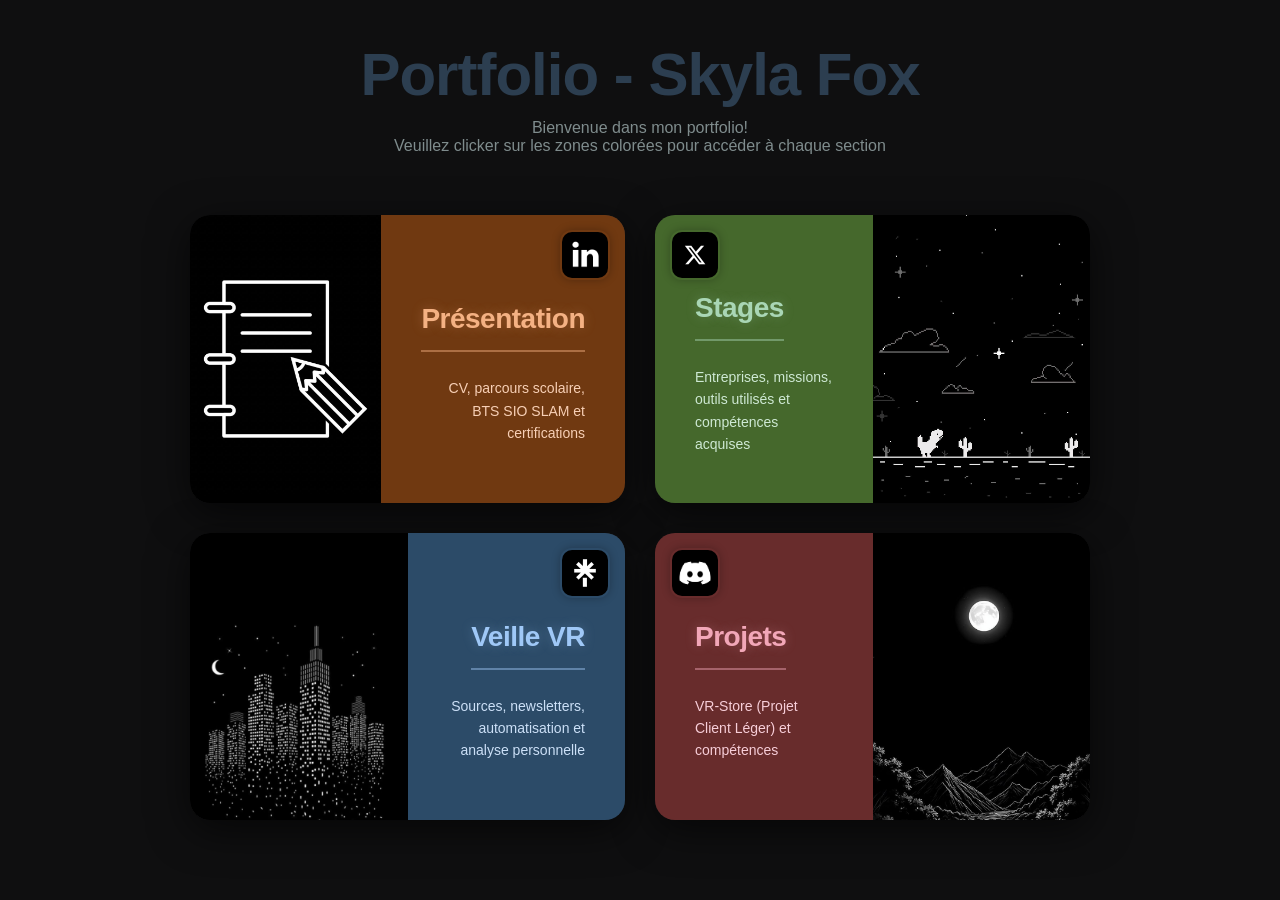
<file: index.html>
<!DOCTYPE html>
<html lang="en">
<head>
    <meta charset="UTF-8">
    <meta name="viewport" content="width=device-width, initial-scale=1.0">
    <title>Skyla Portfolio</title>
    <link rel="stylesheet" href="styles.css">
</head>
<body>
    <div class="container">
        <header class="header">
            <h1>Portfolio - Skyla Fox </h1>
            <p class="subtitle">Bienvenue dans mon portfolio! <br> Veuillez clicker sur les zones colorées pour accéder à chaque section</p>
        </header>

        <div class="portfolio-grid"> <!-- Slot 1 - CV -->
            <div class="portfolio-case case-1" data-nav-on-click="true">
                <img class="hidden-image" src="./assets/img/notes (2).jpg" alt="Présentation">
                <a class="hidden-link" href="galerie.html"></a>
                <a href="https://www.linkedin.com/in/skyla-fox-escandell/" target="_blank" rel="noopener noreferrer" class="social-link" onclick="event.stopPropagation();">
                    <img src="./assets/img/linkedin.jpg" alt="LinkedIn" class="social-icon-img">
                </a>
                <div class="content-wrapper"> <!-- Intra - Présentation -->
                    <div class="image-area"></div>
                     <div class="text-area accent-bg-1">
                        <h3>Présentation</h3>
                        <p class="description">CV, parcours scolaire, BTS SIO SLAM et certifications</p>
                    </div>
                </div>
            </div>
            
            <div class="portfolio-case case-2" data-nav-on-click="true"> <!-- Slot 2 - Stages -->
                <img class="hidden-image" src="./assets/img/blocky jeux.jpg" alt="Stages">
                <a class="hidden-link" href="stages.html"></a>
                <a href="https://x.com/Skyla_Fox_" target="_blank" rel="noopener noreferrer" class="social-link" onclick="event.stopPropagation();">
                    <img src="./assets/img/X.jpg" alt="Twitter/X" class="social-icon-img">
                </a>                
                <div class="content-wrapper"> <!-- Intra - Stages -->
                    <div class="text-area accent-bg-2">
                        <h3>Stages</h3>
                        <p class="description">Entreprises, missions, outils utilisés et compétences acquises</p>
                    </div>
                    <div class="image-area"></div>
                </div>
            </div>

            <div class="portfolio-case case-3" data-nav-on-click="true"> <!-- Slot 3 - Veille -->
                <img class="hidden-image" src="./assets/img/villes.jpg" alt="Veille technologique VR">
                <a class="hidden-link" href="newsletters.html"></a>
                <a href="https://linktr.ee/skyla_fox" target="_blank" rel="noopener noreferrer" class="social-link" onclick="event.stopPropagation();">
                    <img src="./assets/img/linktree.jpg" alt="Linktree" class="social-icon-img">
                </a>               
                <div class="content-wrapper"> <!-- Intra - Veille -->
                    <div class="image-area"></div>
                    <div class="text-area accent-bg-3">
                        <h3>Veille VR</h3>
                        <p class="description">Sources, newsletters, automatisation et analyse personnelle</p>
                    </div>
                </div>
            </div>

            <div class="portfolio-case case-4" data-nav-on-click="true"> <!-- Slot 4 - Projets -->
                <img class="hidden-image" src="./assets/img/montagneqs.jpg" alt="Projets">
                <a class="hidden-link" href="projets.html"></a>
                <a href="https://discord.com" target="_blank" rel="noopener noreferrer" class="social-link" onclick="event.stopPropagation();">
                    <img src="./assets/img/discord.jpg" alt="Discord" class="social-icon-img">
                </a>
                <div class="content-wrapper"> <!-- Intra - Projets -->
                    <div class="text-area accent-bg-4">
                        <h3>Projets</h3>
                        <p class="description">VR-Store (Projet Client Léger) et compétences</p>
                    </div>
                    <div class="image-area"></div>
                </div>
            </div>
        </div>

        <div id="detail-view" class="detail-view" aria-hidden="true"> <!-- Detail - Retour bouton -->
           <div class="detail-inner">
                <button id="detail-back" class="detail-back">← Retour à l'accueil</button> 
                <div class="detail-content">
                    <div class="detail-media" id="detail-media" aria-hidden="true">
                    </div>
                    <div class="detail-text">
                        <h2 id="detail-title"></h2>
                        <p id="detail-desc"></p>
                    </div>
                </div>
            </div>
        </div>
    </div>
    
<script src="script.js"></script>
</body> 
</html>
</file>
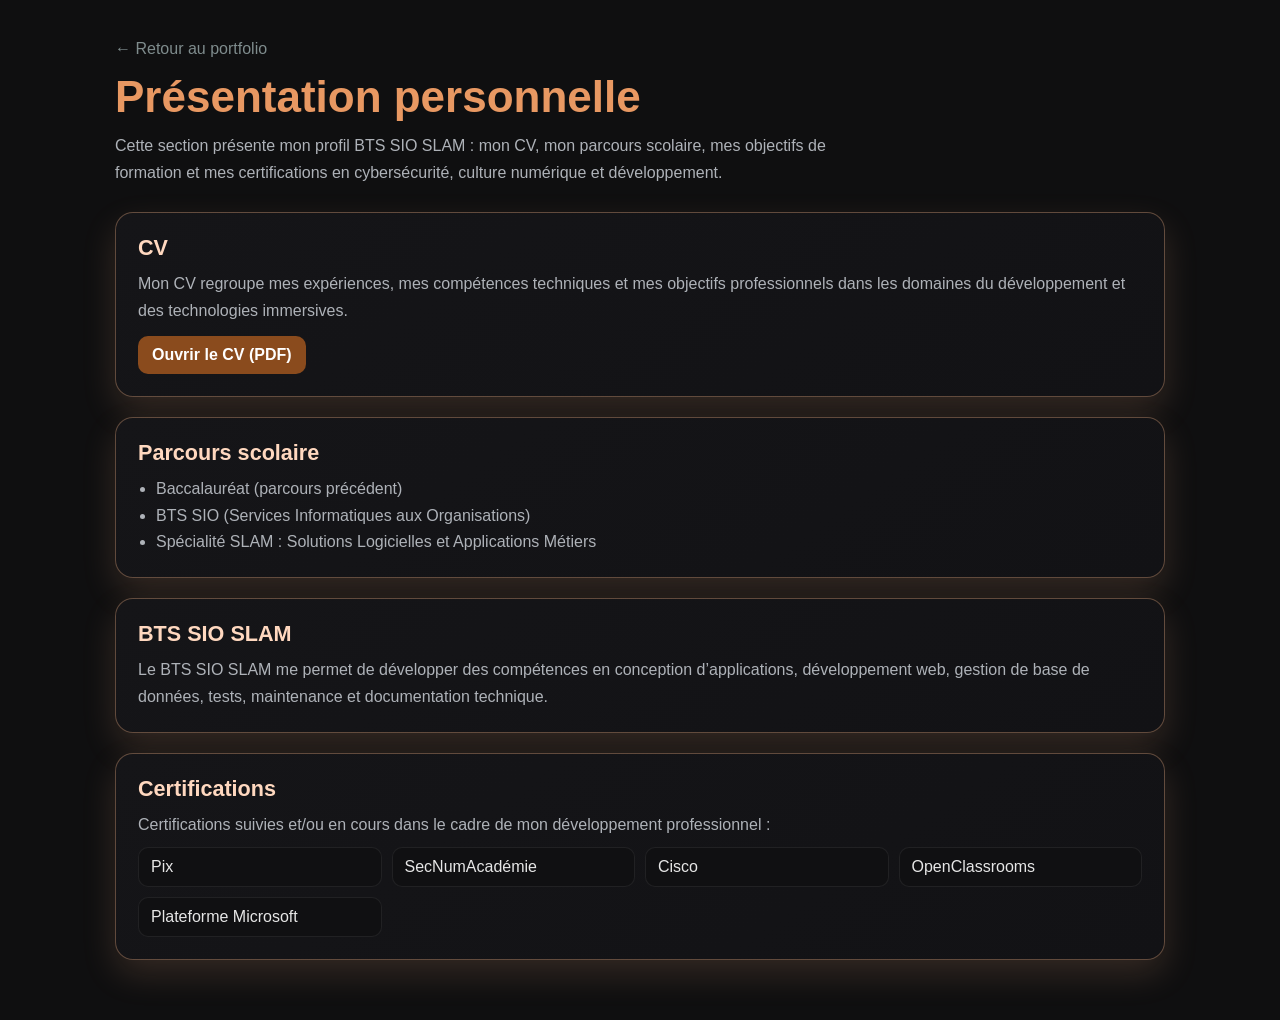
<file: galerie.html>
<!DOCTYPE html>
<html lang="fr">
<head>
    <meta charset="UTF-8">
    <meta name="viewport" content="width=device-width, initial-scale=1.0">
    <title>Présentation personnelle - Portfolio BTS SIO</title>
    <link rel="stylesheet" href="pages.css">
    <style>
        * { margin: 0; padding: 0; box-sizing: border-box; }

        body {
            font-family: 'Segoe UI', Tahoma, Geneva, Verdana, sans-serif;
            background: #0f0f10;
            color: #e6e6e6;
            min-height: 100vh;
            padding: 40px 20px 60px;
        }

        main {
            max-width: 1050px;
            margin: 0 auto;
        }

        a {
            color: #7f8c8d;
            text-decoration: none;
            transition: color 0.25s ease;
        }

        a:hover { color: #e6e6e6; }

        h1 {
            margin: 14px 0 10px;
            font-size: clamp(30px, 5vw, 44px);
            color: var(--c1);
        }

        .intro {
            color: #aeb2b8;
            line-height: 1.7;
            max-width: 80ch;
            margin-bottom: 26px;
        }

        .grid {
            display: grid;
            gap: 20px;
        }

        .card {
            background: linear-gradient(145deg, #151518, #121215);
            border: 1px solid rgba(255, 255, 255, 0.09);
            border-radius: 18px;
            padding: 22px;
            box-shadow: 0 14px 34px rgba(0, 0, 0, 0.35);
        }

        .card h2 {
            margin-bottom: 10px;
            font-size: 1.35rem;
        }

        .card p, .card li {
            color: #aeb2b8;
            line-height: 1.65;
        }

        ul {
            padding-left: 18px;
        }

        .cv-link {
            display: inline-block;
            margin-top: 12px;
            background: #8a4b1d;
            color: #ffffff;
            padding: 10px 14px;
            border-radius: 10px;
            font-weight: 700;
        }

        .cv-link:hover {
            color: #ffffff;
            filter: brightness(1.12);
            box-shadow: 0 0 0 2px rgba(244, 177, 131, 0.35);
        }

        .cert-list {
            display: grid;
            grid-template-columns: repeat(auto-fit, minmax(220px, 1fr));
            gap: 10px;
            margin-top: 8px;
        }

        .cert-item {
            background: #101012;
            border: 1px solid rgba(255, 255, 255, 0.07);
            border-radius: 10px;
            padding: 10px 12px;
        }
    </style>
</head>
<body class="page theme-presentation">
    <main>
        <a href="index.html">← Retour au portfolio</a>
        <h1>Présentation personnelle</h1>
        <p class="intro">
            Cette section présente mon profil BTS SIO SLAM : mon CV, mon parcours scolaire, mes objectifs de formation
            et mes certifications en cybersécurité, culture numérique et développement.
        </p>

        <section class="grid">
            <article class="card">
                <h2>CV</h2>
                <p>
                    Mon CV regroupe mes expériences, mes compétences techniques et mes objectifs professionnels
                    dans les domaines du développement et des technologies immersives.
                </p>
                <a class="cv-link" href="./assets/CV-Skyla.pdf" target="_blank" rel="noopener noreferrer">Ouvrir le CV (PDF)</a>
            </article>

            <article class="card">
                <h2>Parcours scolaire</h2>
                <ul>
                    <li>Baccalauréat (parcours précédent)</li>
                    <li>BTS SIO (Services Informatiques aux Organisations)</li>
                    <li>Spécialité SLAM : Solutions Logicielles et Applications Métiers</li>
                </ul>
            </article>

            <article class="card">
                <h2>BTS SIO SLAM</h2>
                <p>
                    Le BTS SIO SLAM me permet de développer des compétences en conception d’applications,
                    développement web, gestion de base de données, tests, maintenance et documentation technique.
                </p>
            </article>

            <article class="card">
                <h2>Certifications</h2>
                <p>Certifications suivies et/ou en cours dans le cadre de mon développement professionnel :</p>
                <div class="cert-list">
                    <div class="cert-item">Pix</div>
                    <div class="cert-item">SecNumAcadémie</div>
                    <div class="cert-item">Cisco</div>
                    <div class="cert-item">OpenClassrooms</div>
                    <div class="cert-item">Plateforme Microsoft</div>
                </div>
            </article>
        </section>
    </main>
</body>
</html>
</file>
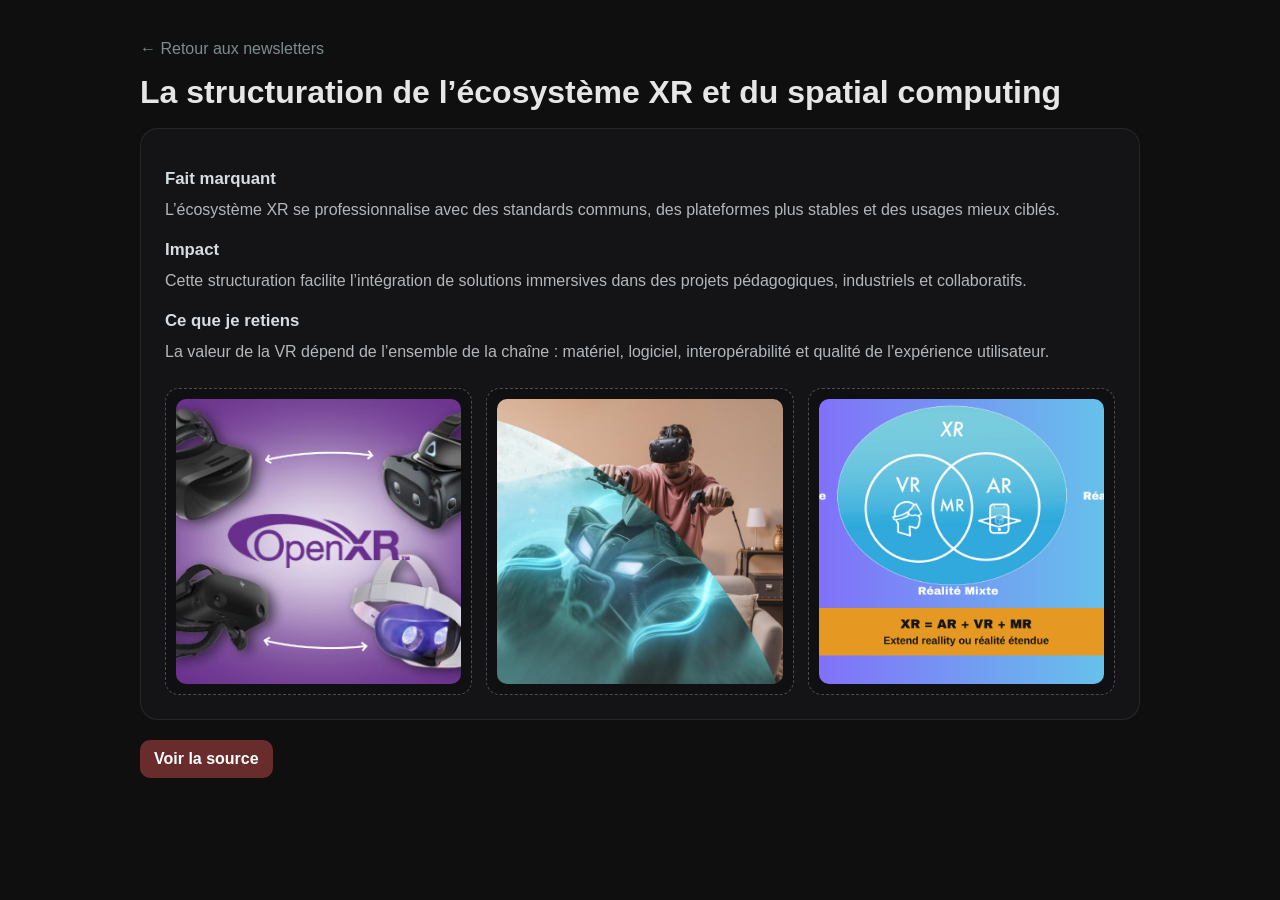
<file: newsletter-design-ux.html>
<!DOCTYPE html>
<html lang="fr">
<head>
    <meta charset="UTF-8">
    <meta name="viewport" content="width=device-width, initial-scale=1.0">
    <title>Newsletter 3 - Écosystème XR</title>
    <style>
        * { margin: 0; padding: 0; box-sizing: border-box; }
        body {
            font-family: 'Segoe UI', Tahoma, Geneva, Verdana, sans-serif;
            background: #0f0f10;
            color: #e6e6e6;
            min-height: 100vh;
            padding: 40px 20px;
        }
        main { max-width: 1000px; margin: 0 auto; }
        a { color: #7f8c8d; text-decoration: none; }
        a:hover { color: #e6e6e6; }
        h1 { margin: 14px 0 16px; color: #e6e6e6; line-height: 1.25; }
        h2 { margin: 16px 0 8px; font-size: 1.05rem; color: #d8dde3; }
        p { color: #b4b7bc; line-height: 1.68; text-align: justify; }
        .content {
            background: #141416;
            border: 1px solid rgba(255, 255, 255, 0.08);
            border-radius: 18px;
            padding: 24px;
            margin-top: 14px;
        }
        .images {
            margin-top: 22px;
            display: grid;
            grid-template-columns: repeat(3, minmax(0, 1fr));
            gap: 14px;
        }
        .image-slot {
            aspect-ratio: 1 / 1;
            border: 1px dashed rgba(255, 255, 255, 0.25);
            border-radius: 14px;
            display: flex;
            align-items: center;
            justify-content: center;
            color: #8f949b;
            background: #101012;
            text-align: center;
            padding: 10px;
            font-size: 0.92rem;
        }
        .image-slot img {
            width: 100%;
            height: 100%;
            object-fit: cover;
            border-radius: 10px;
        }
        .link {
            display: inline-block;
            margin-top: 20px;
            background: #682c2c;
            color: #ffffff;
            padding: 10px 14px;
            border-radius: 10px;
            font-weight: 700;
        }
        .link:hover { filter: brightness(1.12); color: #ffffff; }
        @media (max-width: 860px) {
            .images { grid-template-columns: 1fr; }
        }
    </style>
</head>
<body>
    <main>
        <a href="newsletters.html">← Retour aux newsletters</a>
        <h1>La structuration de l’écosystème XR et du spatial computing</h1>

        <section class="content">
            <h2>Fait marquant</h2>
            <p>
                L’écosystème XR se professionnalise avec des standards communs,
                des plateformes plus stables et des usages mieux ciblés.
            </p>

            <h2>Impact</h2>
            <p>
                Cette structuration facilite l’intégration de solutions immersives
                dans des projets pédagogiques, industriels et collaboratifs.
            </p>

            <h2>Ce que je retiens</h2>
            <p>
                La valeur de la VR dépend de l’ensemble de la chaîne : matériel, logiciel,
                interopérabilité et qualité de l’expérience utilisateur.
            </p>

            <section class="images" aria-label="Zone images newsletter 3">
                <div class="image-slot">
                    <img src="assets/img/newsletter-3/Casques-OpenXR.png" alt="Casques compatibles OpenXR">
                </div>
                <div class="image-slot">
                    <img src="assets/img/newsletter-3/realite-etendue-XR.jpg" alt="Schéma de la réalité étendue XR">
                </div>
                <div class="image-slot">
                    <img src="assets/img/newsletter-3/XR-AR-VR-MR-1.png" alt="Comparaison XR AR VR MR">
                </div>
            </section>
        </section>

        <a class="link" href="https://treeview.studio/blog/ar-vr-mr-xr-metaverse-spatial-computing-industry-stats" target="_blank" rel="noopener noreferrer">Voir la source</a>
    </main>
</body>
</html>
</file>
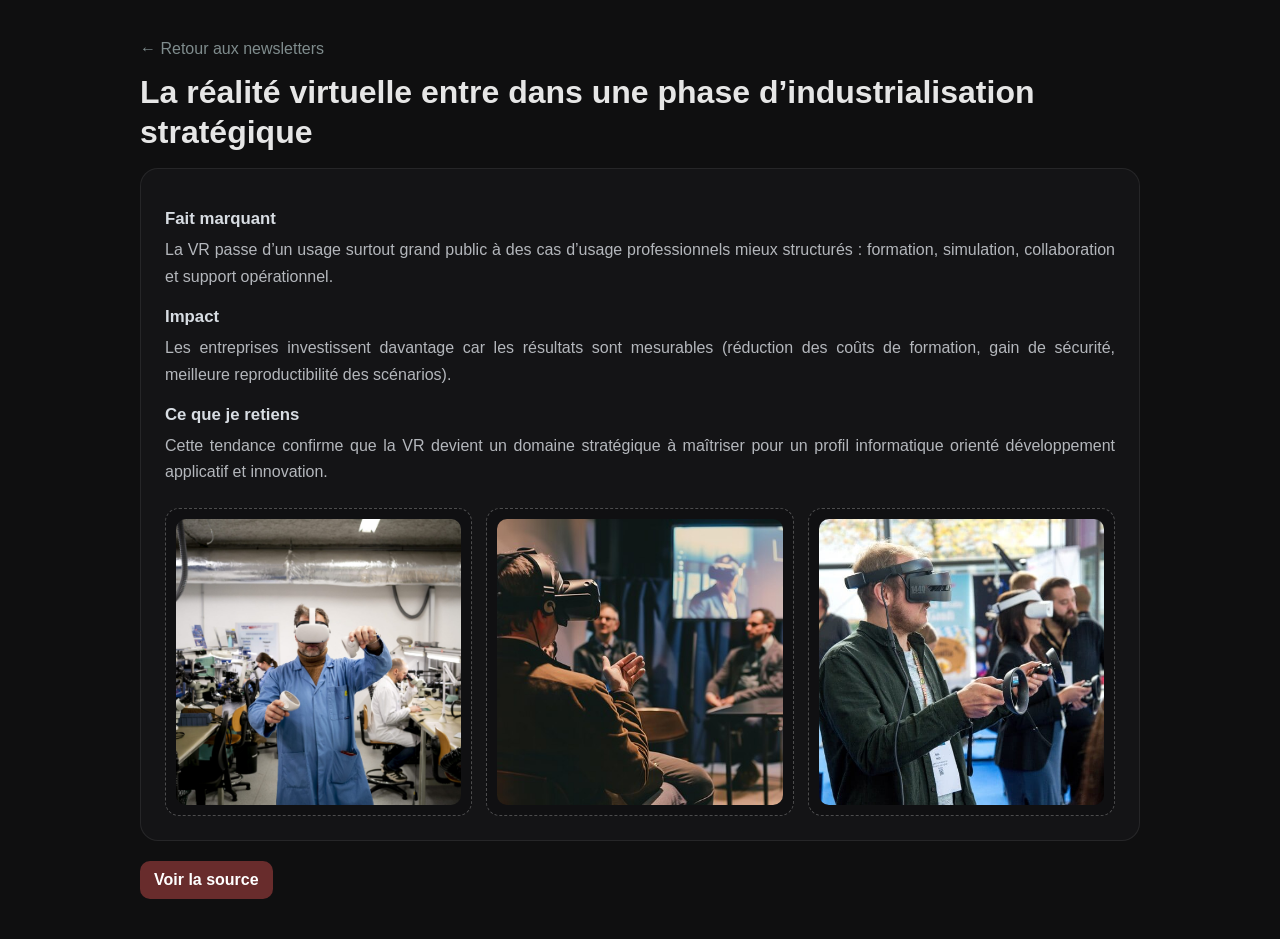
<file: newsletter-ia-tech.html>
<!DOCTYPE html>
<html lang="fr">
<head>
    <meta charset="UTF-8">
    <meta name="viewport" content="width=device-width, initial-scale=1.0">
    <title>Newsletter 1 - Industrialisation VR</title>
    <style>
        * { margin: 0; padding: 0; box-sizing: border-box; }
        body {
            font-family: 'Segoe UI', Tahoma, Geneva, Verdana, sans-serif;
            background: #0f0f10;
            color: #e6e6e6;
            min-height: 100vh;
            padding: 40px 20px;
        }
        main { max-width: 1000px; margin: 0 auto; }
        a { color: #7f8c8d; text-decoration: none; }
        a:hover { color: #e6e6e6; }
        h1 { margin: 14px 0 16px; color: #e6e6e6; line-height: 1.25; }
        h2 { margin: 16px 0 8px; font-size: 1.05rem; color: #d8dde3; }
        p { color: #b4b7bc; line-height: 1.68; text-align: justify; }
        .content {
            background: #141416;
            border: 1px solid rgba(255, 255, 255, 0.08);
            border-radius: 18px;
            padding: 24px;
            margin-top: 14px;
        }
        .images {
            margin-top: 22px;
            display: grid;
            grid-template-columns: repeat(3, minmax(0, 1fr));
            gap: 14px;
        }
        .image-slot {
            aspect-ratio: 1 / 1;
            border: 1px dashed rgba(255, 255, 255, 0.25);
            border-radius: 14px;
            display: flex;
            align-items: center;
            justify-content: center;
            color: #8f949b;
            background: #101012;
            text-align: center;
            padding: 10px;
            font-size: 0.92rem;
        }
        .image-slot img {
            width: 100%;
            height: 100%;
            object-fit: cover;
            border-radius: 10px;
        }
        .link {
            display: inline-block;
            margin-top: 20px;
            background: #682c2c;
            color: #ffffff;
            padding: 10px 14px;
            border-radius: 10px;
            font-weight: 700;
        }
        .link:hover { filter: brightness(1.12); color: #ffffff; }
        @media (max-width: 860px) {
            .images { grid-template-columns: 1fr; }
        }
    </style>
</head>
<body>
    <main>
        <a href="newsletters.html">← Retour aux newsletters</a>
        <h1>La réalité virtuelle entre dans une phase d’industrialisation stratégique</h1>

        <section class="content">
            <h2>Fait marquant</h2>
            <p>
                La VR passe d’un usage surtout grand public à des cas d’usage professionnels
                mieux structurés : formation, simulation, collaboration et support opérationnel.
            </p>

            <h2>Impact</h2>
            <p>
                Les entreprises investissent davantage car les résultats sont mesurables
                (réduction des coûts de formation, gain de sécurité, meilleure reproductibilité des scénarios).
            </p>

            <h2>Ce que je retiens</h2>
            <p>
                Cette tendance confirme que la VR devient un domaine stratégique à maîtriser
                pour un profil informatique orienté développement applicatif et innovation.
            </p>

            <section class="images" aria-label="Zone images newsletter 1">
                <div class="image-slot">
                    <img src="assets/img/newsletter-1/La-realite-Virtuelle-en-entreprise-02-scaled.jpg" alt="Réalité virtuelle en entreprise">
                </div>
                <div class="image-slot">
                    <img src="assets/img/newsletter-1/man-wearing-vr-headset-while-interacting-with-others-conference-room_1282444-87090.jpg" alt="Personne portant un casque VR en réunion">
                </div>
                <div class="image-slot">
                    <img src="assets/img/newsletter-1/virtual-reality-at-meetings-and-events.jpg" alt="Réalité virtuelle dans les réunions et événements">
                </div>
            </section>
        </section>

        <a class="link" href="https://juegonexr.com/blog/virtual-reality-future-trends/" target="_blank" rel="noopener noreferrer">Voir la source</a>
    </main>
</body>
</html>
</file>
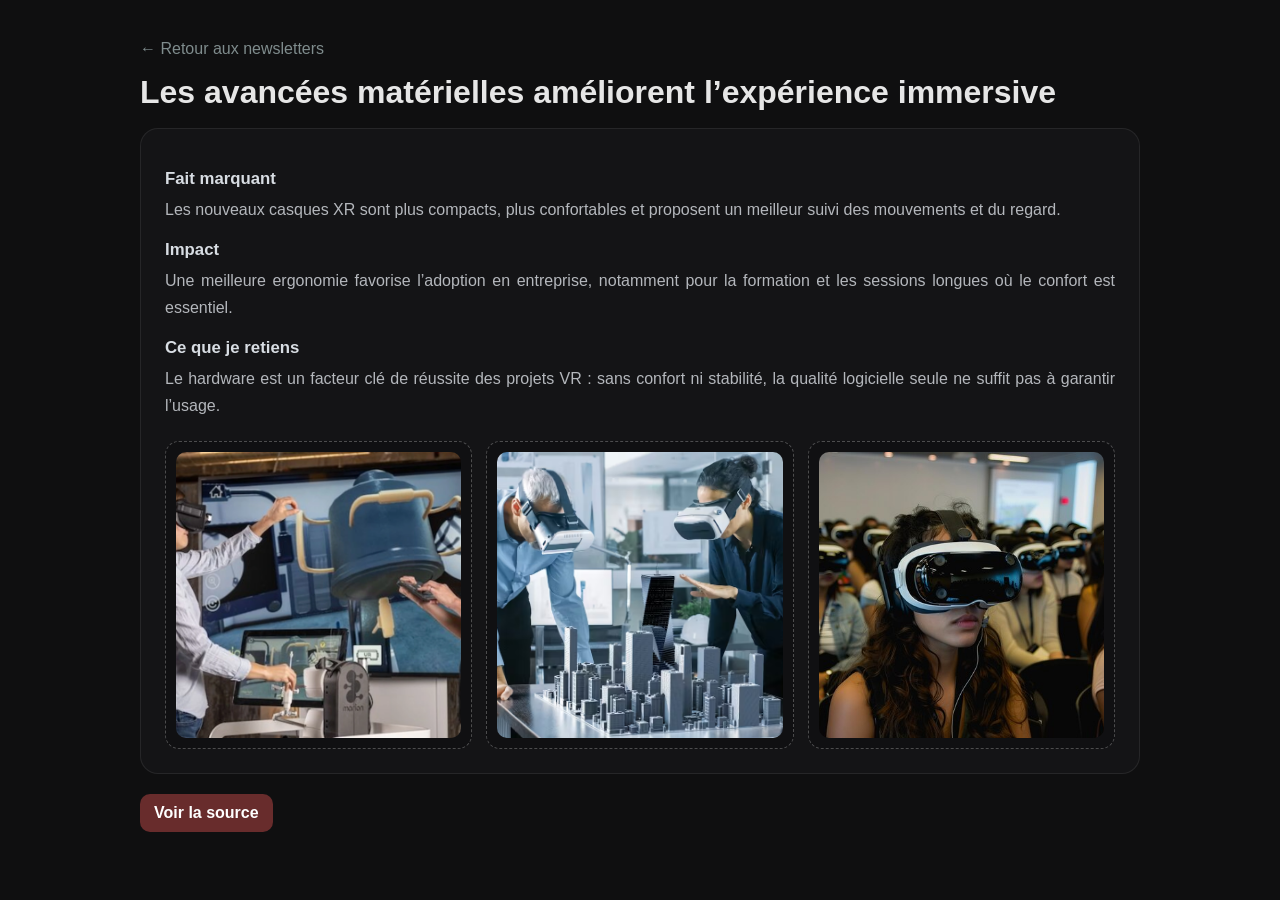
<file: newsletter-web-dev.html>
<!DOCTYPE html>
<html lang="fr">
<head>
    <meta charset="UTF-8">
    <meta name="viewport" content="width=device-width, initial-scale=1.0">
    <title>Newsletter 2 - Évolutions matérielles XR</title>
    <style>
        * { margin: 0; padding: 0; box-sizing: border-box; }
        body {
            font-family: 'Segoe UI', Tahoma, Geneva, Verdana, sans-serif;
            background: #0f0f10;
            color: #e6e6e6;
            min-height: 100vh;
            padding: 40px 20px;
        }
        main { max-width: 1000px; margin: 0 auto; }
        a { color: #7f8c8d; text-decoration: none; }
        a:hover { color: #e6e6e6; }
        h1 { margin: 14px 0 16px; color: #e6e6e6; line-height: 1.25; }
        h2 { margin: 16px 0 8px; font-size: 1.05rem; color: #d8dde3; }
        p { color: #b4b7bc; line-height: 1.68; text-align: justify; }
        .content {
            background: #141416;
            border: 1px solid rgba(255, 255, 255, 0.08);
            border-radius: 18px;
            padding: 24px;
            margin-top: 14px;
        }
        .images {
            margin-top: 22px;
            display: grid;
            grid-template-columns: repeat(3, minmax(0, 1fr));
            gap: 14px;
        }
        .image-slot {
            aspect-ratio: 1 / 1;
            border: 1px dashed rgba(255, 255, 255, 0.25);
            border-radius: 14px;
            display: flex;
            align-items: center;
            justify-content: center;
            color: #8f949b;
            background: #101012;
            text-align: center;
            padding: 10px;
            font-size: 0.92rem;
        }
        .image-slot img {
            width: 100%;
            height: 100%;
            object-fit: cover;
            border-radius: 10px;
        }
        .link {
            display: inline-block;
            margin-top: 20px;
            background: #682c2c;
            color: #ffffff;
            padding: 10px 14px;
            border-radius: 10px;
            font-weight: 700;
        }
        .link:hover { filter: brightness(1.12); color: #ffffff; }
        @media (max-width: 860px) {
            .images { grid-template-columns: 1fr; }
        }
    </style>
</head>
<body>
    <main>
        <a href="newsletters.html">← Retour aux newsletters</a>
        <h1>Les avancées matérielles améliorent l’expérience immersive</h1>

        <section class="content">
            <h2>Fait marquant</h2>
            <p>
                Les nouveaux casques XR sont plus compacts, plus confortables et proposent
                un meilleur suivi des mouvements et du regard.
            </p>

            <h2>Impact</h2>
            <p>
                Une meilleure ergonomie favorise l’adoption en entreprise, notamment pour la formation
                et les sessions longues où le confort est essentiel.
            </p>

            <h2>Ce que je retiens</h2>
            <p>
                Le hardware est un facteur clé de réussite des projets VR : sans confort ni stabilité,
                la qualité logicielle seule ne suffit pas à garantir l’usage.
            </p>

            <section class="images" aria-label="Zone images newsletter 2">
                <div class="image-slot">
                    <img src="assets/img/newsletter-2/Capture d'écran 2026-02-27 193023.png" alt="Visualisation matérielle immersive">
                </div>
                <div class="image-slot">
                    <img src="assets/img/newsletter-2/file-20191004-118205-1bhhg24.avif" alt="Technologie de casque VR avancée">
                </div>
                <div class="image-slot">
                    <img src="assets/img/newsletter-2/virtual-reality-conference-room-participants-wearing-vr-headsets-conferences_89286-6504.jpg" alt="Utilisation de casques VR en contexte professionnel">
                </div>
            </section>
        </section>

        <a class="link" href="https://blog.laval-virtual.com/tendances-hardware-xr-2025/" target="_blank" rel="noopener noreferrer">Voir la source</a>
    </main>
</body>
</html>
</file>
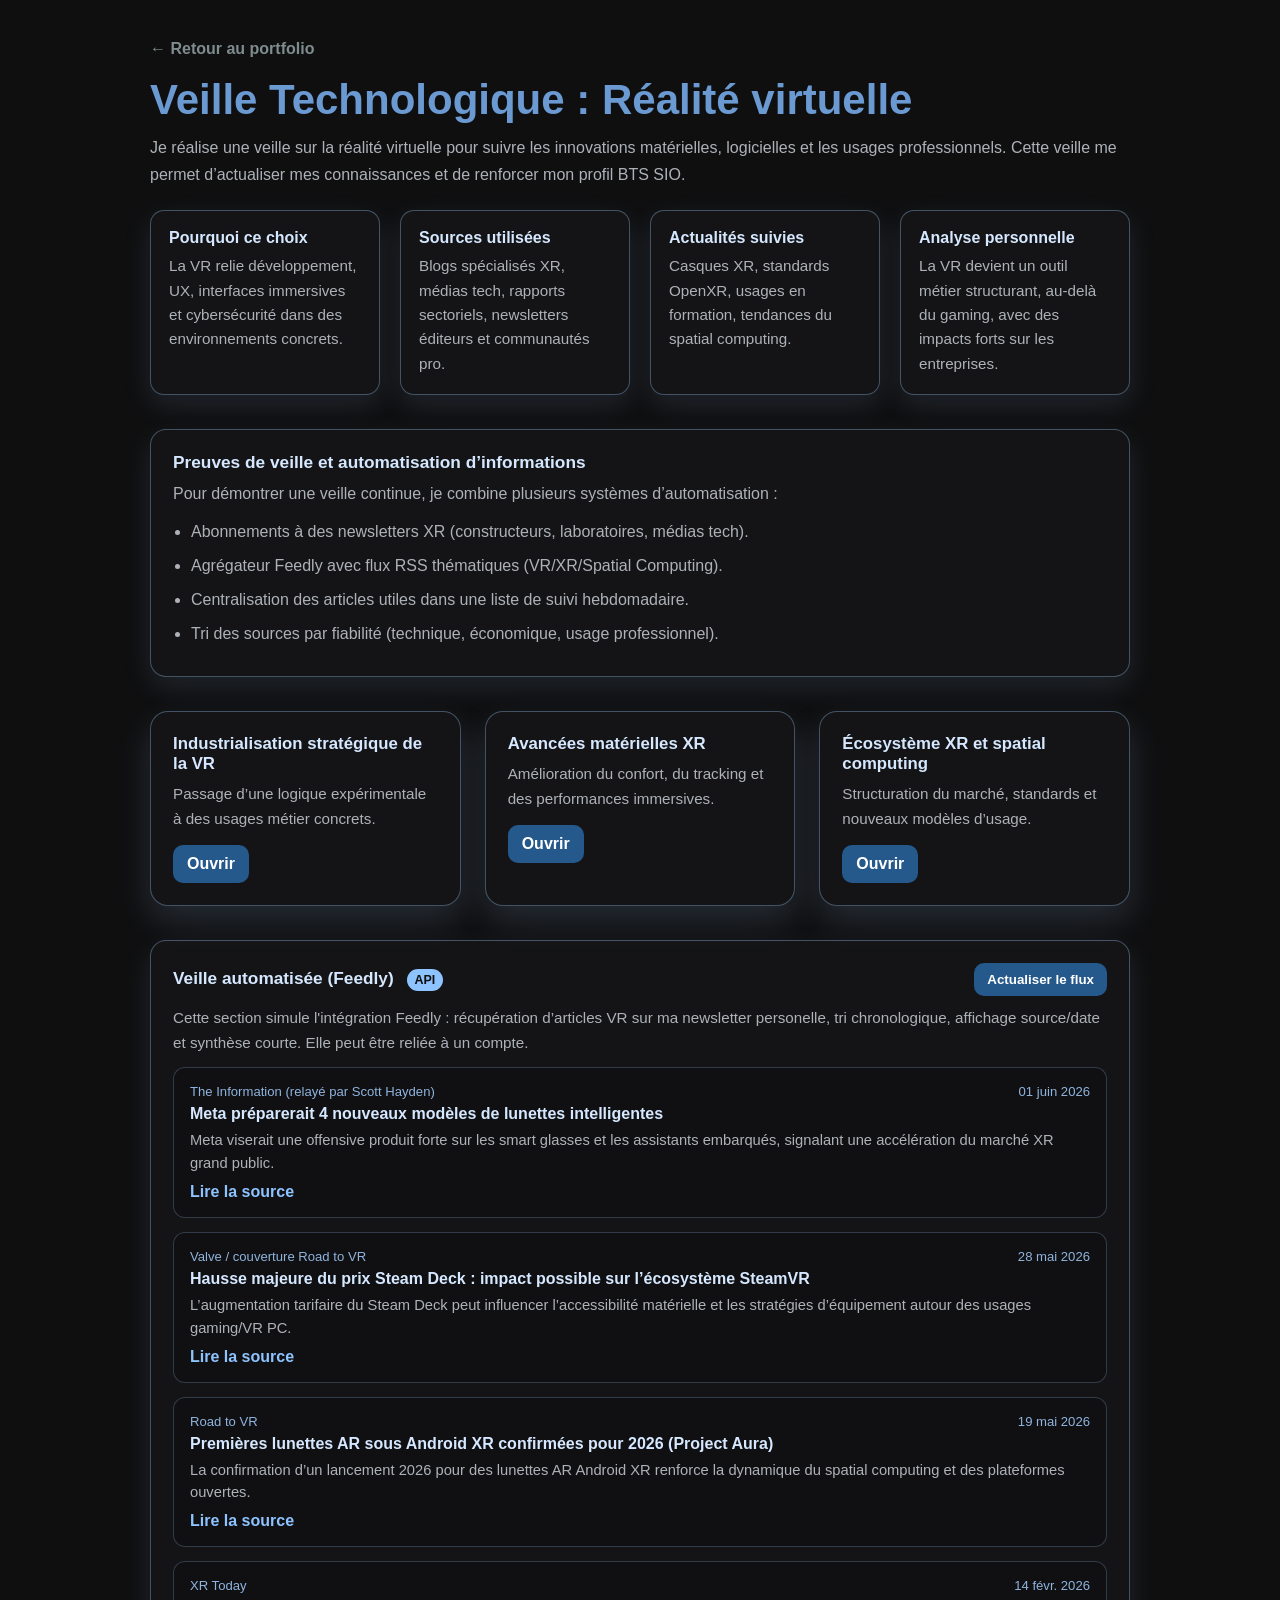
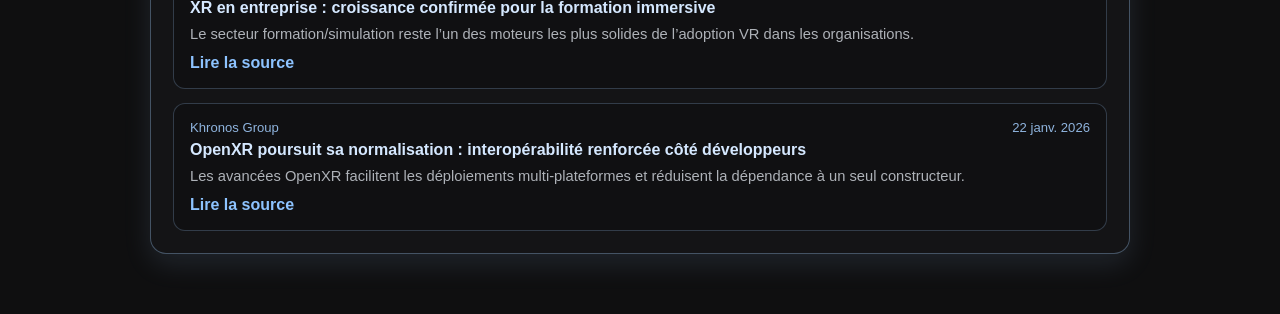
<file: newsletters.html>
<!DOCTYPE html>
<html lang="fr">
<head>
    <meta charset="UTF-8">
    <meta name="viewport" content="width=device-width, initial-scale=1.0">
    <title>Veille Technologique VR - Portfolio BTS SIO</title>
    <link rel="stylesheet" href="pages.css">
    <style>
        * {
            margin: 0;
            padding: 0;
            box-sizing: border-box;
        }

        body {
            font-family: 'Segoe UI', Tahoma, Geneva, Verdana, sans-serif;
            background: #0f0f10;
            color: #e6e6e6;
            min-height: 100vh;
            padding: 40px 20px;
        }

        .wrap {
            width: 100%;
            max-width: 980px;
            margin: 0 auto;
        }

        .back {
            display: inline-block;
            margin-bottom: 18px;
            color: #7f8c8d;
            text-decoration: none;
            font-weight: 700;
        }

        .back:hover {
            color: #e6e6e6;
        }

        h1 {
            margin: 0 0 10px;
            font-size: clamp(30px, 5vw, 42px);
            color: var(--c3);
        }

        .intro {
            margin: 0 0 22px;
            color: #aeb2b8;
            line-height: 1.7;
        }

        .meta-grid {
            display: grid;
            gap: 20px;
            margin-bottom: 34px;
            grid-template-columns: repeat(auto-fit, minmax(220px, 1fr));
        }

        .meta-card {
            background: #141416;
            border-radius: 14px;
            padding: 18px;
            border: 1px solid rgba(159, 200, 247, 0.35);
            box-shadow: 0 10px 28px rgba(159, 200, 247, 0.12);
        }

        .meta-card h2 {
            margin-bottom: 7px;
            font-size: 1rem;
            color: #d5e8ff;
        }

        .meta-card p {
            color: #aeb2b8;
            line-height: 1.6;
            font-size: 0.95rem;
        }

        .proof {
            background: #141416;
            border-radius: 16px;
            padding: 22px;
            border: 1px solid rgba(159, 200, 247, 0.35);
            box-shadow: 0 10px 28px rgba(159, 200, 247, 0.12);
            margin-bottom: 34px;
        }

        .proof h2 {
            margin-bottom: 8px;
            font-size: 1.08rem;
            color: #d5e8ff;
        }

        .proof p, .proof li {
            color: #aeb2b8;
            line-height: 1.62;
        }

        .proof ul {
            padding-left: 18px;
            margin-top: 12px;
        }

        .proof ul li {
            margin-bottom: 8px;
        }

        .grid {
            display: grid;
            grid-template-columns: repeat(auto-fit, minmax(230px, 1fr));
            gap: 24px;
            margin-bottom: 34px;
        }

        .card {
            background: #141416;
            border-radius: 18px;
            padding: 22px;
            border: 1px solid rgba(159, 200, 247, 0.35);
            box-shadow: 0 10px 28px rgba(159, 200, 247, 0.12);
        }

        .card h2 {
            margin: 0 0 8px;
            font-size: 1.05rem;
            color: #d5e8ff;
        }

        .card p {
            margin: 0 0 14px;
            font-size: 0.95rem;
            color: #aeb2b8;
            line-height: 1.6;
        }

        .card a {
            display: inline-block;
            text-decoration: none;
            color: #ffffff;
            background: #25588b;
            font-weight: 700;
            padding: 10px 14px;
            border-radius: 10px;
        }

        .card a:hover {
            filter: brightness(1.12);
        }

        .feedly-demo {
            margin-top: 34px;
            background: #141416;
            border-radius: 16px;
            padding: 22px;
            border: 1px solid rgba(159, 200, 247, 0.35);
            box-shadow: 0 10px 28px rgba(159, 200, 247, 0.12);
        }

        .feedly-top {
            display: flex;
            justify-content: space-between;
            gap: 12px;
            align-items: center;
            flex-wrap: wrap;
            margin-bottom: 10px;
        }

        .feedly-title {
            font-size: 1.08rem;
            color: #d5e8ff;
            margin: 0;
        }

        .feedly-badge {
            display: inline-block;
            margin-left: 8px;
            font-size: 0.78rem;
            font-weight: 700;
            color: #0f0f10;
            background: #8dc3ff;
            padding: 4px 8px;
            border-radius: 999px;
            vertical-align: middle;
        }

        .feedly-desc {
            color: #aeb2b8;
            line-height: 1.62;
            margin-bottom: 12px;
            font-size: 0.95rem;
        }

        .feedly-actions button {
            border: 0;
            cursor: pointer;
            color: #fff;
            background: #25588b;
            font-weight: 700;
            padding: 9px 13px;
            border-radius: 10px;
        }

        .feedly-actions button:hover {
            filter: brightness(1.12);
        }

        .feedly-list {
            display: grid;
            gap: 14px;
            margin-top: 12px;
        }

        .feedly-item {
            background: #101012;
            border: 1px solid rgba(159, 200, 247, 0.24);
            border-radius: 12px;
            padding: 16px;
        }

        .feedly-meta {
            display: flex;
            justify-content: space-between;
            gap: 10px;
            flex-wrap: wrap;
            margin-bottom: 6px;
            font-size: 0.82rem;
            color: #8fb4de;
        }

        .feedly-item h3 {
            margin: 0 0 6px;
            font-size: 1rem;
            color: #d5e8ff;
        }

        .feedly-item p {
            margin: 0 0 8px;
            color: #aeb2b8;
            line-height: 1.55;
            font-size: 0.92rem;
        }

        .feedly-item a {
            color: #8dc3ff;
            text-decoration: none;
            font-weight: 700;
        }

        .feedly-item a:hover {
            color: #c3e0ff;
        }
    </style>
</head>
<body class="page theme-veille">
    <main class="wrap">
        <a class="back" href="index.html">← Retour au portfolio</a>
        <h1>Veille Technologique : Réalité virtuelle</h1>
        <p class="intro">
            Je réalise une veille sur la réalité virtuelle pour suivre les innovations matérielles,
            logicielles et les usages professionnels. Cette veille me permet d’actualiser mes connaissances
            et de renforcer mon profil BTS SIO.
        </p>

        <section class="meta-grid">
            <article class="meta-card">
                <h2>Pourquoi ce choix</h2>
                <p>La VR relie développement, UX, interfaces immersives et cybersécurité dans des environnements concrets.</p>
            </article>
            <article class="meta-card">
                <h2>Sources utilisées</h2>
                <p>Blogs spécialisés XR, médias tech, rapports sectoriels, newsletters éditeurs et communautés pro.</p>
            </article>
            <article class="meta-card">
                <h2>Actualités suivies</h2>
                <p>Casques XR, standards OpenXR, usages en formation, tendances du spatial computing.</p>
            </article>
            <article class="meta-card">
                <h2>Analyse personnelle</h2>
                <p>La VR devient un outil métier structurant, au-delà du gaming, avec des impacts forts sur les entreprises.</p>
            </article>
        </section>

        <section class="proof">
            <h2>Preuves de veille et automatisation d’informations</h2>
            <p>Pour démontrer une veille continue, je combine plusieurs systèmes d’automatisation :</p>
            <ul>
                <li>Abonnements à des newsletters XR (constructeurs, laboratoires, médias tech).</li>
                <li>Agrégateur Feedly avec flux RSS thématiques (VR/XR/Spatial Computing).</li>
                <li>Centralisation des articles utiles dans une liste de suivi hebdomadaire.</li>
                <li>Tri des sources par fiabilité (technique, économique, usage professionnel).</li>
            </ul>
        </section>

        <section class="grid">
            <article class="card">
                <h2>Industrialisation stratégique de la VR</h2>
                <p>Passage d’une logique expérimentale à des usages métier concrets.</p>
                <a href="newsletter-ia-tech.html">Ouvrir</a>
            </article>

            <article class="card">
                <h2>Avancées matérielles XR</h2>
                <p>Amélioration du confort, du tracking et des performances immersives.</p>
                <a href="newsletter-web-dev.html">Ouvrir</a>
            </article>

            <article class="card">
                <h2>Écosystème XR et spatial computing</h2>
                <p>Structuration du marché, standards et nouveaux modèles d’usage.</p>
                <a href="newsletter-design-ux.html">Ouvrir</a>
            </article>
        </section>

        <section class="feedly-demo" aria-label="Veille automatisée Feedly (démo)">
            <div class="feedly-top">
                <h2 class="feedly-title">Veille automatisée (Feedly)
                    <span class="feedly-badge">API</span>
                </h2>
                <div class="feedly-actions">
                    <button id="feedly-refresh" type="button">Actualiser le flux</button>
                </div>
            </div>
            <p class="feedly-desc">
                Cette section simule l'intégration Feedly : récupération d’articles VR sur ma newsletter personelle, tri chronologique,
                affichage source/date et synthèse courte. Elle peut être reliée à un compte.
            </p>
            <div id="feedly-list" class="feedly-list"></div>
        </section>
    </main>

    <script>
        const demoFeedlyData = [
            {
                title: "Meta préparerait 4 nouveaux modèles de lunettes intelligentes",
                source: "The Information (relayé par Scott Hayden)",
                date: "2026-06-01",
                summary: "Meta viserait une offensive produit forte sur les smart glasses et les assistants embarqués, signalant une accélération du marché XR grand public.",
                url: "https://www.theinformation.com/"
            },
            {
                title: "Hausse majeure du prix Steam Deck : impact possible sur l’écosystème SteamVR",
                source: "Valve / couverture Road to VR",
                date: "2026-05-28",
                summary: "L’augmentation tarifaire du Steam Deck peut influencer l’accessibilité matérielle et les stratégies d’équipement autour des usages gaming/VR PC.",
                url: "https://www.roadtovr.com/"
            },
            {
                title: "Premières lunettes AR sous Android XR confirmées pour 2026 (Project Aura)",
                source: "Road to VR",
                date: "2026-05-19",
                summary: "La confirmation d’un lancement 2026 pour des lunettes AR Android XR renforce la dynamique du spatial computing et des plateformes ouvertes.",
                url: "https://www.roadtovr.com/"
            },
            {
                title: "OpenXR poursuit sa normalisation : interopérabilité renforcée côté développeurs",
                source: "Khronos Group",
                date: "2026-01-22",
                summary: "Les avancées OpenXR facilitent les déploiements multi-plateformes et réduisent la dépendance à un seul constructeur.",
                url: "https://www.khronos.org/openxr/"
            },
            {
                title: "XR en entreprise : croissance confirmée pour la formation immersive",
                source: "XR Today",
                date: "2026-02-14",
                summary: "Le secteur formation/simulation reste l’un des moteurs les plus solides de l’adoption VR dans les organisations.",
                url: "https://www.xrtoday.com/"
            }
        ];

        function formatDate(isoDate) {
            const d = new Date(isoDate);
            return d.toLocaleDateString('fr-FR', { year: 'numeric', month: 'short', day: '2-digit' });
        }

        function renderFeedlyDemo(items) {
            const list = document.getElementById('feedly-list');
            if (!list) return;

            if (!items || items.length === 0) {
                list.innerHTML = '<div class="feedly-item"><p>Aucun article disponible pour le moment.</p></div>';
                return;
            }

            const sorted = [...items].sort((a, b) => new Date(b.date) - new Date(a.date));
            list.innerHTML = sorted.map(item => `
                <article class="feedly-item">
                    <div class="feedly-meta">
                        <span>${item.source}</span>
                        <span>${formatDate(item.date)}</span>
                    </div>
                    <h3>${item.title}</h3>
                    <p>${item.summary}</p>
                    <a href="${item.url}" target="_blank" rel="noopener noreferrer">Lire la source</a>
                </article>
            `).join('');
        }

        function refreshFeedlyDemo() {
            renderFeedlyDemo(demoFeedlyData);
        }

        document.addEventListener('DOMContentLoaded', () => {
            renderFeedlyDemo(demoFeedlyData);
            const refreshBtn = document.getElementById('feedly-refresh');
            if (refreshBtn) {
                refreshBtn.addEventListener('click', refreshFeedlyDemo);
            }
        });
    </script>
</body>
</html>
</file>
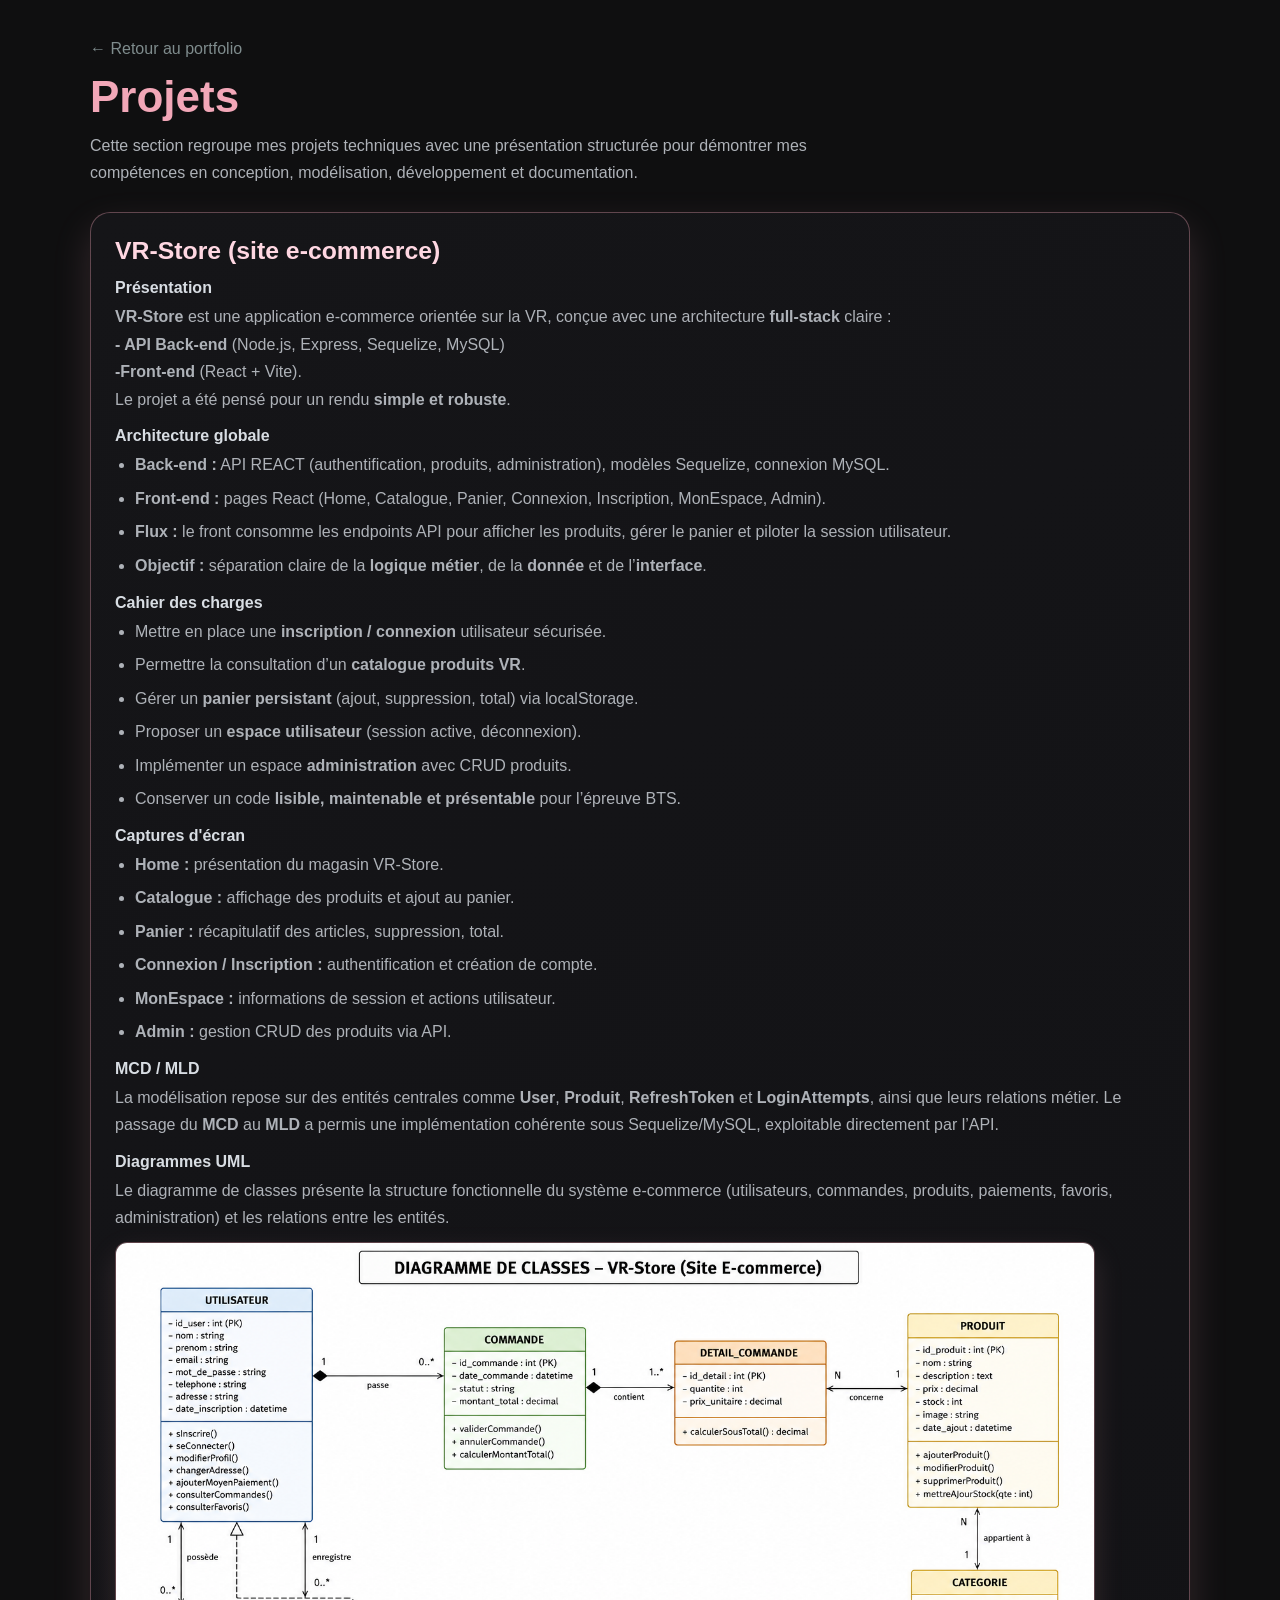
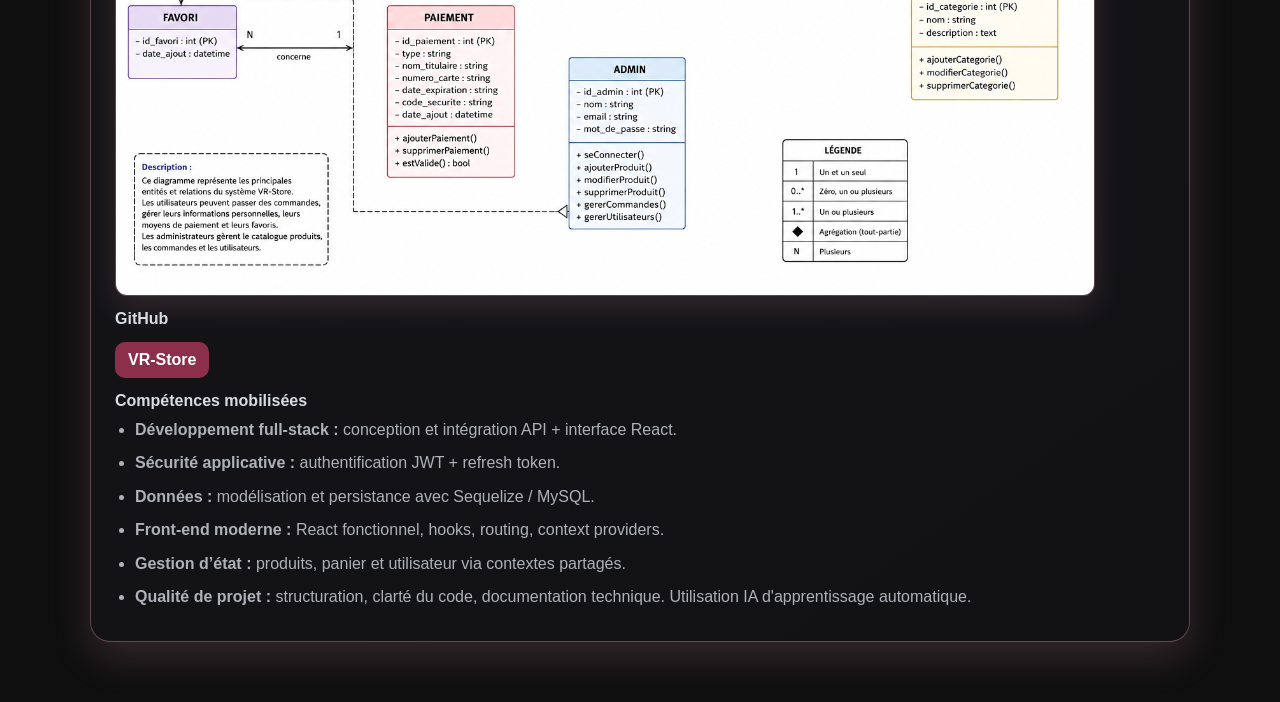
<file: projets.html>
<!DOCTYPE html>
<html lang="fr">
<head>
    <meta charset="UTF-8">
    <meta name="viewport" content="width=device-width, initial-scale=1.0">
    <title>Projets - Portfolio BTS SIO</title>
    <link rel="stylesheet" href="pages.css">
    <style>
        * { margin: 0; padding: 0; box-sizing: border-box; }

        body {
            font-family: 'Segoe UI', Tahoma, Geneva, Verdana, sans-serif;
            background: #0f0f10;
            color: #e6e6e6;
            min-height: 100vh;
            padding: 40px 20px 60px;
        }

        main {
            max-width: 1100px;
            margin: 0 auto;
        }

        a {
            color: #7f8c8d;
            text-decoration: none;
            transition: color 0.25s ease;
        }

        a:hover { color: #e6e6e6; }

        h1 {
            margin: 14px 0 10px;
            font-size: clamp(30px, 5vw, 44px);
            color: var(--c4);
        }

        .intro {
            color: #aeb2b8;
            line-height: 1.7;
            max-width: 82ch;
            margin-bottom: 26px;
        }

        .project-list {
            display: grid;
            gap: 22px;
        }

        .project-card {
            background: linear-gradient(145deg, #151518, #121215);
            border: 1px solid rgba(242, 167, 184, 0.35);
            border-radius: 20px;
            padding: 24px;
            box-shadow: 0 16px 38px rgba(242, 167, 184, 0.16);
        }

        .project-card h2 {
            margin-bottom: 14px;
            font-size: 1.55rem;
            color: #ffd7e2;
        }

        .uml-image {
            width: 100%;
            max-width: 980px;
            display: block;
            margin-top: 10px;
            border-radius: 12px;
            border: 1px solid rgba(242, 167, 184, 0.35);
            box-shadow: 0 12px 30px rgba(242, 167, 184, 0.14);
            background: #0f0f10;
        }

        .block {
            margin-bottom: 14px;
        }

        .block:last-child {
            margin-bottom: 0;
        }

        .block h3 {
            margin-bottom: 6px;
            color: #d8dde3;
            font-size: 1rem;
        }

        .block p, .block li {
            color: #aeb2b8;
            line-height: 1.72;
        }

        ul {
            padding-left: 20px;
            margin-top: 6px;
        }

        .block ul li {
            margin-bottom: 6px;
        }

        .key {
            color: #ffd7e2;
            font-weight: 700;
        }

        .github-link {
            display: inline-block;
            margin-top: 8px;
            background: #8c2f4a;
            color: #ffffff;
            padding: 9px 13px;
            border-radius: 10px;
            font-weight: 700;
        }

        .github-link:hover {
            color: #ffffff;
            filter: brightness(1.12);
            box-shadow: 0 0 0 2px rgba(242, 167, 184, 0.35);
        }
    </style>
</head>
<body class="page theme-projets">
    <main>
        <a href="index.html">← Retour au portfolio</a>
        <h1>Projets</h1>
        <p class="intro">
            Cette section regroupe mes projets techniques avec une présentation structurée pour démontrer
            mes compétences en conception, modélisation, développement et documentation.
        </p>

        <section class="project-list">
            <article class="project-card">
                <h2>VR-Store (site e-commerce)</h2>

                <div class="block">
                    <h3>Présentation</h3>
                    <p>
                        <strong>VR-Store</strong> est une application e-commerce orientée sur la VR,
                        conçue avec une architecture <strong>full-stack</strong> claire :</br>
                        <strong>- API Back-end</strong> (Node.js, Express, Sequelize, MySQL)</br>
                        <strong>-Front-end</strong> (React + Vite).</br>
                        Le projet a été pensé pour un rendu <strong>simple et robuste</strong>.
                    </p>
                </div>

                <div class="block">
                    <h3>Architecture globale</h3>
                    <ul>
                        <li><strong>Back-end :</strong> API REACT (authentification, produits, administration), modèles Sequelize, connexion MySQL.</li>
                        <li><strong>Front-end :</strong> pages React (Home, Catalogue, Panier, Connexion, Inscription, MonEspace, Admin).</li>
                        <li><strong>Flux :</strong> le front consomme les endpoints API pour afficher les produits, gérer le panier et piloter la session utilisateur.</li>
                        <li><strong>Objectif :</strong> séparation claire de la <strong>logique métier</strong>, de la <strong>donnée</strong> et de l’<strong>interface</strong>.</li>
                    </ul>
                </div>

                <div class="block">
                    <h3>Cahier des charges</h3>
                    <ul>
                        <li>Mettre en place une <strong>inscription / connexion</strong> utilisateur sécurisée.</li>
                        <li>Permettre la consultation d’un <strong>catalogue produits VR</strong>.</li>
                        <li>Gérer un <strong>panier persistant</strong> (ajout, suppression, total) via localStorage.</li>
                        <li>Proposer un <strong>espace utilisateur</strong> (session active, déconnexion).</li>
                        <li>Implémenter un espace <strong>administration</strong> avec CRUD produits.</li>
                        <li>Conserver un code <strong>lisible, maintenable et présentable</strong> pour l’épreuve BTS.</li>
                    </ul>
                </div>

                <div class="block">
                    <h3>Captures d'écran</h3>
                    <ul>
                        <li><strong>Home :</strong> présentation du magasin VR-Store.</li>
                        <li><strong>Catalogue :</strong> affichage des produits et ajout au panier.</li>
                        <li><strong>Panier :</strong> récapitulatif des articles, suppression, total.</li>
                        <li><strong>Connexion / Inscription :</strong> authentification et création de compte.</li>
                        <li><strong>MonEspace :</strong> informations de session et actions utilisateur.</li>
                        <li><strong>Admin :</strong> gestion CRUD des produits via API.</li>
                    </ul>
                </div>

                <div class="block">
                    <h3>MCD / MLD</h3>
                    <p>
                        La modélisation repose sur des entités centrales comme
                        <strong>User</strong>, <strong>Produit</strong>, <strong>RefreshToken</strong> et
                        <strong>LoginAttempts</strong>, ainsi que leurs relations métier.
                        Le passage du <strong>MCD</strong> au <strong>MLD</strong> a permis une implémentation
                        cohérente sous Sequelize/MySQL, exploitable directement par l’API.
                    </p>
                </div>

                <div class="block">
                    <h3>Diagrammes UML</h3>
                    <p>
                        Le diagramme de classes présente la structure fonctionnelle du système e-commerce
                        (utilisateurs, commandes, produits, paiements, favoris, administration) et les relations
                        entre les entités.
                    </p>
                    <img class="uml-image" src="assets/img/uml-vr-store.png" alt="Diagramme UML VR-Store">
                </div>

                <div class="block">
                    <h3>GitHub</h3>
                    <a class="github-link" href="https://github.com/SkylaaaX/site-e-commerce/tree/main" target="_blank" rel="noopener noreferrer">VR-Store</a>
                </div>

                <div class="block">
                    <h3>Compétences mobilisées</h3>
                    <ul>
                        <li><strong>Développement full-stack :</strong> conception et intégration API + interface React.</li>
                        <li><strong>Sécurité applicative :</strong> authentification JWT + refresh token.</li>
                        <li><strong>Données :</strong> modélisation et persistance avec Sequelize / MySQL.</li>
                        <li><strong>Front-end moderne :</strong> React fonctionnel, hooks, routing, context providers.</li>
                        <li><strong>Gestion d’état :</strong> produits, panier et utilisateur via contextes partagés.</li>
                        <li><strong>Qualité de projet :</strong> structuration, clarté du code, documentation technique. Utilisation IA d'apprentissage automatique.</li>
                    </ul>
                </div>
            </article>
        </section>
    </main>
</body>
</html>
</file>
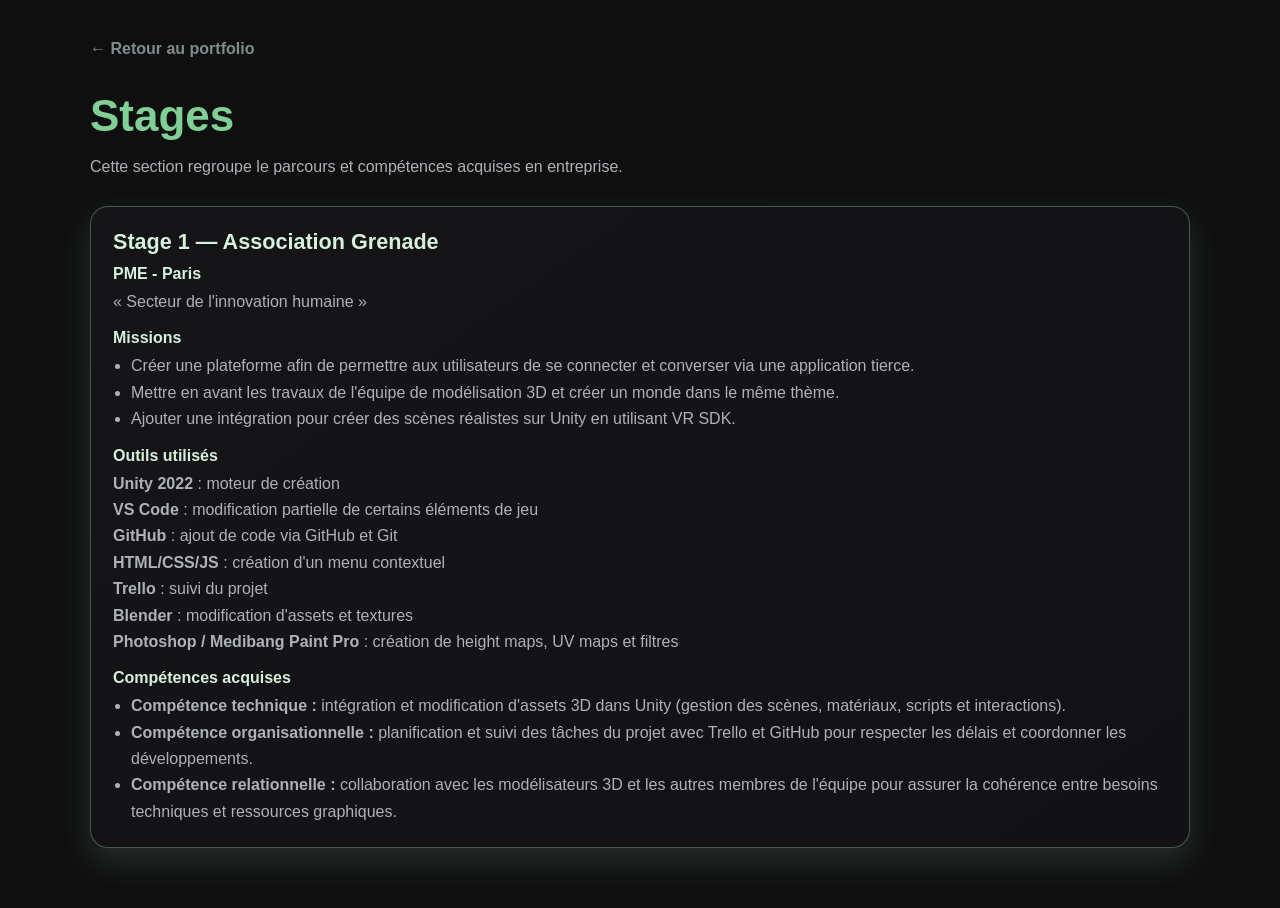
<file: stages.html>
<!DOCTYPE html>
<html lang="fr">
<head>
    <meta charset="UTF-8">
    <meta name="viewport" content="width=device-width, initial-scale=1.0">
    <title>Stages - Portfolio BTS SIO</title>
    <link rel="stylesheet" href="pages.css">
</head>
<body class="page theme-stages">
    <main class="container">
        <a class="back-link" href="index.html">← Retour au portfolio</a>
        <h1 class="page-title">Stages</h1>
        <p class="page-intro">
            Cette section regroupe le parcours et compétences acquises en entreprise.
        </p>

        <section class="grid">
            <article class="card">
                <h2>Stage 1 — Association Grenade</h2>

                <div class="block">
                    <h3>PME - Paris</h3>
                    <p>« Secteur de l'innovation humaine »</p>
                </div>

                <div class="block">
                    <h3>Missions</h3>
                    <ul class="list">
                        <li>Créer une plateforme afin de permettre aux utilisateurs de se connecter et converser via une application tierce.</li>
                        <li>Mettre en avant les travaux de l'équipe de modélisation 3D et créer un monde dans le même thème.</li>
                        <li>Ajouter une intégration pour créer des scènes réalistes sur Unity en utilisant VR SDK.</li>
                    </ul>
                </div>

                <div class="block">
                    <h3>Outils utilisés</h3>
                    <p>
                        <strong>Unity 2022</strong> : moteur de création<br>
                        <strong>VS Code</strong> : modification partielle de certains éléments de jeu<br>
                        <strong>GitHub</strong> : ajout de code via GitHub et Git<br>
                        <strong>HTML/CSS/JS</strong> : création d'un menu contextuel<br>
                        <strong>Trello</strong> : suivi du projet<br>
                        <strong>Blender</strong> : modification d'assets et textures<br>
                        <strong>Photoshop / Medibang Paint Pro</strong> : création de height maps, UV maps et filtres
                    </p>
                </div>

                <div class="block">
                    <h3>Compétences acquises</h3>
                    <ul class="list">
                        <li><strong>Compétence technique :</strong> intégration et modification d'assets 3D dans Unity (gestion des scènes, matériaux, scripts et interactions).</li>
                        <li><strong>Compétence organisationnelle :</strong> planification et suivi des tâches du projet avec Trello et GitHub pour respecter les délais et coordonner les développements.</li>
                        <li><strong>Compétence relationnelle :</strong> collaboration avec les modélisateurs 3D et les autres membres de l'équipe pour assurer la cohérence entre besoins techniques et ressources graphiques.</li>
                    </ul>
                </div>
            </article>
        </section>
    </main>
</body>
</html>
</file>
<file: styles.css>
* {
    margin: 0;
    padding: 0;
    box-sizing: border-box;
}

.hidden-title,
.hidden-description,
.hidden-image,
.hidden-link,
.hidden-display-type {
    display: none !important;
}

body {
    font-family: 'Segoe UI', Tahoma, Geneva, Verdana, sans-serif;
    background: #0f0f10; 
    color: #e6e6e6;
    min-height: 100vh;
    padding: 40px 20px;
}

.container {
    max-width: 900px;
    margin: 0 auto;
}

.header {
    text-align: center;
    margin-bottom: 60px;
    animation: slideDown 0.8s ease-out;
}

.header h1 {
    font-size: 60px;
    color: #2c3e50;
    margin-bottom: 10px;
    font-weight: 700;
    letter-spacing: -1px;
}

.subtitle {
    font-size: 16px;
    color: #7f8c8d;
    font-weight: 400;
}

.portfolio-grid {
    display: grid;
    grid-template-columns: repeat(2, 1fr);
    grid-template-rows: repeat(2, 1fr);
    gap: 30px;
    height: calc(85vh - 160px);
    margin-bottom: 20px;
}

.portfolio-case {
    position: relative;
    border-radius: 20px;
    overflow: hidden;
    box-shadow: 0 10px 40px rgba(0, 0, 0, 0.6);
    transition: transform 0.3s ease, box-shadow 0.3s ease;
    animation: fadeInUp 0.8s ease-out;
    background: #141416;
    cursor: pointer;
    height: 100%;
}

.portfolio-case:hover {
    transform: translateY(-5px);
    box-shadow: 0 15px 50px rgba(0, 0, 0, 0.15);
}

.social-link {
    position: absolute;
    top: 15px;
    right: 15px;
    z-index: 10;
    width: 50px;
    height: 50px;
    display: flex;
    align-items: center;
    justify-content: center;
    background: rgba(255, 255, 255, 0.04);
    border-radius: 12px;
    box-shadow: 0 4px 12px rgba(0, 0, 0, 0.6);
    transition: all 0.3s ease;
    text-decoration: none;
    color: #e6e6e6;
    cursor: pointer;
}

.social-link:hover {
    transform: scale(1.1) translateY(-2px);
    box-shadow: 0 6px 20px rgba(0, 0, 0, 0.15);
    background: rgba(255, 255, 255, 1);
}

.social-icon-img {
    width: 46px;
    height: 46px;
    object-fit: cover;
    border-radius: 10px;
    transition: transform 0.3s ease;
}

.social-link:hover .social-icon-img {
    transform: scale(1.05);
}

.case-1 .social-link,
.case-3 .social-link {
    background: transparent !important;
    box-shadow: 0 0 8px rgba(0, 0, 0, 0.25) !important;
}

.case-2 .social-link,
.case-4 .social-link {
    left: 15px !important;
    right: auto !important;
    background: transparent !important;
    box-shadow: 0 0 8px rgba(0, 0, 0, 0.25) !important;
}

.case-2 .social-link:hover,
.case-4 .social-link:hover {
    background: rgba(255, 255, 255, 0.1) !important;
}

.case-2,
.case-4 {
    overflow: hidden;
}

.case-2::before,
.case-2::after,
.case-4::before,
.case-4::after,
.case-2 *::before,
.case-2 *::after,
.case-4 *::before,
.case-4 *::after {
    display: none !important;
}

.content-wrapper {
    display: grid;
    grid-template-columns: 1fr 1fr;
    height: 100%;
    position: relative;
}

.image-area {
    position: relative;
    overflow: hidden;
    display: flex;
    align-items: center;
    justify-content: center;
    background: #1a1a1c;
}

.image-area img {
    width: 100%;
    height: 100%;
    object-fit: cover;
    transition: transform 0.4s ease;
}

.portfolio-case:hover .image-area img {
    transform: scale(1.05);
}

.text-area {
    padding: 40px;
    display: flex;
    flex-direction: column;
    justify-content: center;
    align-items: flex-start;
    position: relative;
    color: #ffffff;
    z-index: 2;
}

.text-area h3 {
    font-size: 28px;
    margin: 30px 0 20px 0;
    padding-bottom: 15px;
    font-weight: 700;
    letter-spacing: -0.5px;
    border-bottom: 2px solid rgba(255, 255, 255, 0.2);
}

.text-area .description {
    font-size: 14px;
    line-height: 1.6;
    opacity: 0.95;
    font-weight: 400;
    margin: 0;
    padding-top: 5px;
}

.case-1 .text-area,
.case-3 .text-area {
    align-items: flex-end;
    text-align: right;
}

.case-1 .text-area .text-header,
.case-3 .text-area .text-header {
    flex-direction: row-reverse;
    justify-content: flex-end;
}

.case-1 .text-area .text-footer,
.case-3 .text-area .text-footer {
    display: flex;
    justify-content: flex-end;
}

.case-2 .text-area,
.case-4 .text-area {
    align-items: flex-start;
    text-align: left;
}

.case-2 .text-area .text-footer,
.case-4 .text-area .text-footer {
    display: flex;
    justify-content: flex-start;
}

.accent-bg-1 {
    background: #703911; /* slot 1 */
}

.accent-bg-2 {
    background: #45682c; /* slot 2 */
}

.accent-bg-3 {
    background: #2c4b68; /* slot 3 */
}

.accent-bg-4 {
    background: #682c2c; /* slot 4 */
}

/* Couleurs dynamiques dans le contenu (sans changer le fond des cases) */
.case-1 .text-area h3 {
    color: #f4b183;
    border-bottom-color: rgba(244, 177, 131, 0.45);
    text-shadow: 0 0 12px rgba(244, 177, 131, 0.28);
}
.case-1 .text-area .description {
    color: #ffd8bf;
}

.case-2 .text-area h3 {
    color: #a9d6b5;
    border-bottom-color: rgba(169, 214, 181, 0.45);
    text-shadow: 0 0 12px rgba(169, 214, 181, 0.28);
}
.case-2 .text-area .description {
    color: #d6f0dd;
}

.case-3 .text-area h3 {
    color: #9fc8f7;
    border-bottom-color: rgba(159, 200, 247, 0.45);
    text-shadow: 0 0 12px rgba(159, 200, 247, 0.28);
}
.case-3 .text-area .description {
    color: #d5e8ff;
}

.case-4 .text-area h3 {
    color: #f2a7b8;
    border-bottom-color: rgba(242, 167, 184, 0.45);
    text-shadow: 0 0 12px rgba(242, 167, 184, 0.28);
}
.case-4 .text-area .description {
    color: #ffd7e2;
}

.detail-view {
    position: fixed;
    inset: 0;
    background: rgba(10, 12, 20, 0.6);
    display: flex;
    align-items: center;
    justify-content: center;
    z-index: 2000;
    padding: 40px;
    visibility: hidden;
    opacity: 0;
    transition: opacity 320ms cubic-bezier(.2,.9,.2,1), visibility 0s linear 320ms;
    pointer-events: none;
}

.detail-view[aria-hidden="false"] {
    visibility: visible;
    opacity: 1;
    transition: opacity 320ms cubic-bezier(.2,.9,.2,1);
    pointer-events: auto;
}

.detail-inner {
    width: 90vw;
    max-width: 90%;
    height: 90vh;
    background: #121214;
    border-radius: 16px;
    overflow: hidden;
    box-shadow: 0 30px 80px rgba(0,0,0,0.6);
    transform: translateY(18px) scale(.995);
    transition: transform 360ms cubic-bezier(.2,.9,.2,1), box-shadow 360ms ease;
    will-change: transform;
}

.detail-back {
    display: inline-block;
    margin: 16px;
    padding: 8px 14px;
    background: rgba(0,0,0,0.06);
    border: none;
    border-radius: 8px;
    cursor: pointer;
    font-weight: 600;
    color: #ffffff;
}

.detail-content {
    display: grid;
    grid-template-columns: 1fr 1fr;
    gap: 0;
}

.detail-media {
    width: 100%;
    aspect-ratio: 1/1;
    overflow: hidden;
    display: flex;
    align-items: center;
    justify-content: center;
    background: #161617;
}

.detail-media img {
    width: 100%;
    height: 100%;
    object-fit: cover;
    border: none;
}

.detail-media iframe {
    width: 100%;
    height: 100%;
    border: none;
}

.detail-media .text-block {
    width: 100%;
    height: 100%;
    border: none;
}

.text-block {
    padding: 18px;
    box-sizing: border-box;
    overflow: auto;
    color: #e6e6e6;
    background: transparent;
}

.detail-text {
    padding: 40px;
}

.detail-text h2 {
    margin-bottom: 12px;
    font-size: 28px;
    color: #2c3e50;
}

.detail-text p {
    color: #e6e6e6;
    line-height: 1.6;
    margin-bottom: 18px;
}

.detail-view[aria-hidden="false"] .detail-inner {
    transform: translateY(0) scale(1);
}

.portfolio-case::before {
    content: '';
    position: absolute;
    width: 100px;
    height: 100px;
    background: rgba(255, 255, 255, 0.1);
    border-radius: 50%;
    top: -30px;
    right: -30px;
    z-index: 1;
}

.portfolio-case::after {
    content: '';
    position: absolute;
    width: 80px;
    height: 5px;
    background: rgba(0, 0, 0, 0.08);
    bottom: 40px;
    left: 0;
    z-index: 1;
}

.case-2::before,
.case-4::before {
    background: rgba(255, 255, 255, 0.02);
}

@keyframes slideDown {
    from {
        opacity: 0;
        transform: translateY(-30px);
    }
    to {
        opacity: 1;
        transform: translateY(0);
    }
}

@keyframes fadeInUp {
    from {
        opacity: 0;
        transform: translateY(40px);
    }
    to {
        opacity: 1;
        transform: translateY(0);
    }
}

body.detail-open .portfolio-grid {
    transform: scale(.995);
    opacity: 0.65;
    filter: blur(4px) saturate(.95);
    transition: all 360ms cubic-bezier(.2,.9,.2,1);
    pointer-events: none;
}

@media (max-width: 1024px) {
    .portfolio-grid {
        grid-template-columns: repeat(2, 1fr);
        gap: 30px;
    }

    .text-area {
        padding: 30px;
    }

    .text-area h3 {
        font-size: 24px;
    }
}

@media (max-width: 768px) {
    .header h1 {
        font-size: 36px;
    }

    .portfolio-grid {
        grid-template-columns: 1fr;
        gap: 25px;
    }

    .content-wrapper {
        grid-template-columns: 1fr;
        min-height: auto;
    }

    .image-area {
        min-height: 250px;
    }

    .text-area {
        padding: 25px;
        min-height: 200px;
        justify-content: flex-start;
    }
}

@media (max-width: 480px) {
    body {
        padding: 20px 10px;
    }

    .header h1 {
        font-size: 28px;
    }

    .subtitle {
        font-size: 14px;
    }

    .portfolio-grid {
        gap: 15px;
    }

    .social-link {
        top: 10px;
        right: 10px;
        width: 45px;
        height: 45px;
    }

    .social-icon {
        width: 24px;
        height: 24px;
    }

    .text-area {
        padding: 20px;
    }

    .text-area h3 {
        font-size: 20px;
        margin-bottom: 10px;
    }

    .text-area .description {
        font-size: 13px;
    }
}

@media (max-width: 768px) {
    body {
        padding: 20px 10px;
    }

    .header {
        margin-bottom: 30px;
    }

    .header h1 {
        font-size: 32px;
    }

    .subtitle {
        font-size: 14px;
    }

    .portfolio-grid {
        grid-template-columns: 1fr;
        grid-template-rows: auto;
        gap: 20px;
        height: auto;
    }

    .portfolio-case {
        height: 200px;
        min-height: 200px;
    }

    .content-wrapper {
        grid-template-columns: 1fr;
    }

    .image-area {
        display: none !important;
    }

    .text-area {
        padding: 20px;
        justify-content: center;
        align-items: center;
        text-align: center;
        height: 100%;
    }

    .text-area h3 {
        font-size: 20px;
        margin-bottom: 8px;
    }

    .text-area .description {
        font-size: 13px;
        line-height: 1.4;
    }

    .detail-view {
        padding: 10px;
    }

    .detail-inner {
        border-radius: 12px;
    }

    .detail-back {
        font-size: 14px;
        padding: 8px 12px;
    }

    .detail-content {
        flex-direction: column;
    }

    .detail-media {
        width: 100%;
        height: 300px;
        border-radius: 8px;
        margin-bottom: 20px;
    }

    .detail-text h2 {
        font-size: 20px;
    }

    .detail-text p {
        font-size: 14px;
    }
}
</file>
<file: pages.css>
* { margin: 0; padding: 0; box-sizing: border-box; }

:root{
    --bg:#0f0f10;
    --surface:#141416;
    --surface-2:#101012;
    --text:#e6e6e6;
    --muted:#aeb2b8;
    --subtle:#7f8c8d;
    --border:rgba(255,255,255,0.08);
    --btn:#682c2c;
    --shadow:0 14px 34px rgba(0,0,0,0.35);

    /* Couleurs de sections */
    --c1:#e89862; /* Présentation */
    --c2:#80cf95; /* Stages */
    --c3:#6a9ad1; /* Veille */
    --c4:#f2a7b8; /* Projets */
}

body.page {
    font-family: 'Segoe UI', Tahoma, Geneva, Verdana, sans-serif;
    background: var(--bg);
    color: var(--text);
    min-height: 100vh;
    padding: 40px 20px 60px;
}

.container {
    max-width: 1100px;
    margin: 0 auto;
}

.container--narrow {
    max-width: 980px;
}

.back-link {
    display: inline-block;
    margin-bottom: 18px;
    color: var(--subtle);
    text-decoration: none;
    font-weight: 700;
    transition: color .2s ease;
}

.back-link:hover { color: var(--text); }

.page-title {
    margin: 14px 0 10px;
    font-size: clamp(30px, 5vw, 44px);
    color: var(--text);
    line-height: 1.2;
}

.page-intro {
    color: var(--muted);
    line-height: 1.7;
    max-width: 82ch;
    margin-bottom: 26px;
}

.grid {
    display: grid;
    gap: 20px;
}

.grid--auto {
    grid-template-columns: repeat(auto-fit, minmax(220px, 1fr));
}

.card {
    background: linear-gradient(145deg, #151518, #121215);
    border: 1px solid var(--border);
    border-radius: 18px;
    padding: 22px;
    box-shadow: var(--shadow);
}

.card h2 {
    margin-bottom: 10px;
    font-size: 1.35rem;
}

.card h3 {
    margin-bottom: 6px;
    font-size: 1rem;
    color: #d8dde3;
}

.card p, .card li {
    color: var(--muted);
    line-height: 1.65;
}

.list {
    padding-left: 18px;
}

.block {
    margin-bottom: 14px;
}

.block:last-child {
    margin-bottom: 0;
}

.btn {
    display: inline-block;
    margin-top: 10px;
    background: var(--btn);
    color: #fff;
    text-decoration: none;
    padding: 10px 14px;
    border-radius: 10px;
    font-weight: 700;
}

.btn:hover {
    filter: brightness(1.12);
    color: #fff;
}

.media-grid {
    margin-top: 20px;
    display: grid;
    gap: 14px;
    grid-template-columns: repeat(3, minmax(0, 1fr));
}

.media-slot {
    aspect-ratio: 1 / 1;
    border: 1px dashed rgba(255,255,255,0.25);
    border-radius: 14px;
    background: var(--surface-2);
    overflow: hidden;
}

.media-slot img {
    width: 100%;
    height: 100%;
    object-fit: cover;
}

/* Variantes colorées par section (contenu des pages) */
.theme-presentation .page-title { color: var(--c1); }
.theme-presentation .card h2,
.theme-presentation .card h3 { color: #ffd8bf; }
.theme-presentation .card {
    border-color: rgba(244,177,131,0.35);
    box-shadow: 0 14px 34px rgba(244,177,131,0.16);
}
.theme-presentation .btn { background: #8a4b1d; }

.theme-stages .page-title { color: var(--c2); }
.theme-stages .card h2,
.theme-stages .card h3 { color: #d6f0dd; }
.theme-stages .card {
    border-color: rgba(169,214,181,0.35);
    box-shadow: 0 14px 34px rgba(169,214,181,0.16);
}
.theme-stages .btn { background: #2f5f40; }

.theme-veille .page-title { color: var(--c3); }
.theme-veille .card h2,
.theme-veille .card h3 { color: #d5e8ff; }
.theme-veille .card {
    border-color: rgba(159,200,247,0.35);
    box-shadow: 0 14px 34px rgba(159,200,247,0.16);
}
.theme-veille .btn { background: #25588b; }

.theme-projets .page-title { color: var(--c4); }
.theme-projets .card h2,
.theme-projets .card h3 { color: #ffd7e2; }
.theme-projets .card {
    border-color: rgba(242,167,184,0.35);
    box-shadow: 0 14px 34px rgba(242,167,184,0.16);
}
.theme-projets .btn { background: #8c2f4a; }

@media (max-width: 860px) {
    .media-grid { grid-template-columns: 1fr; }
</file>
